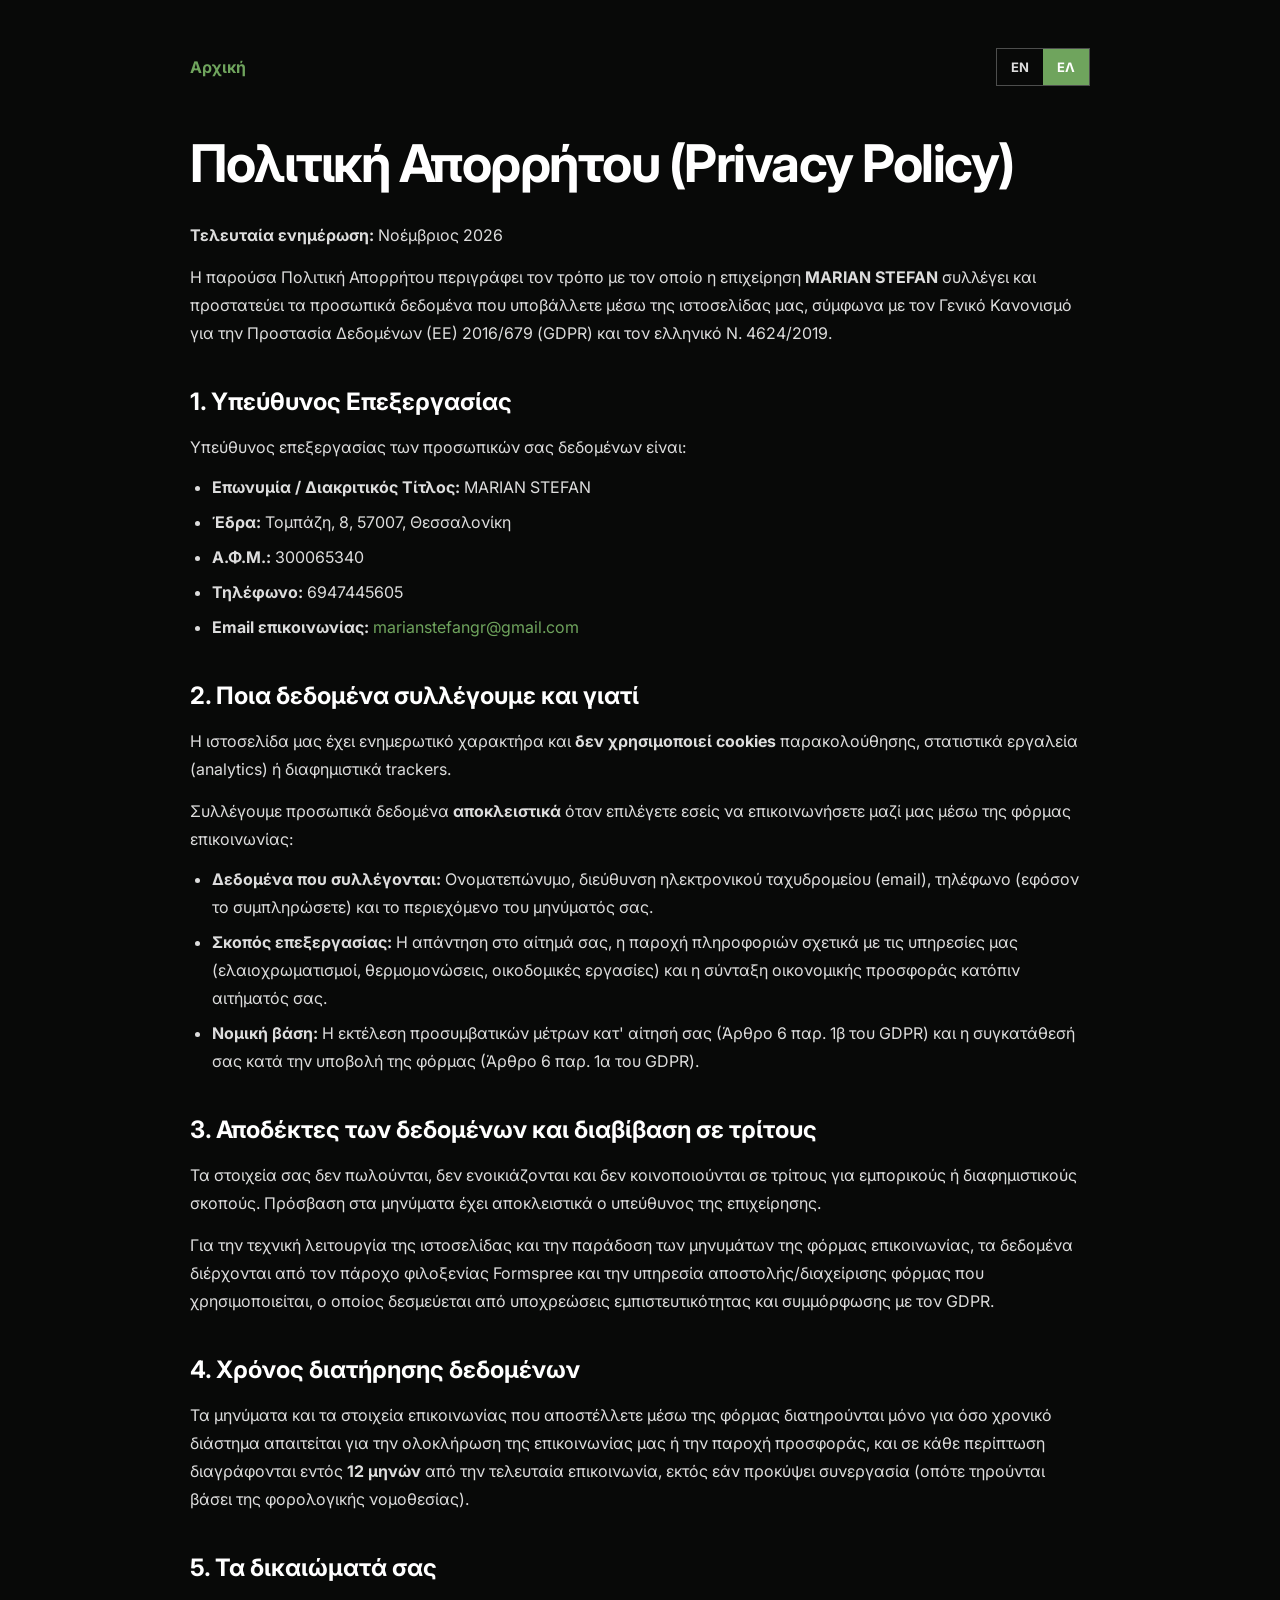
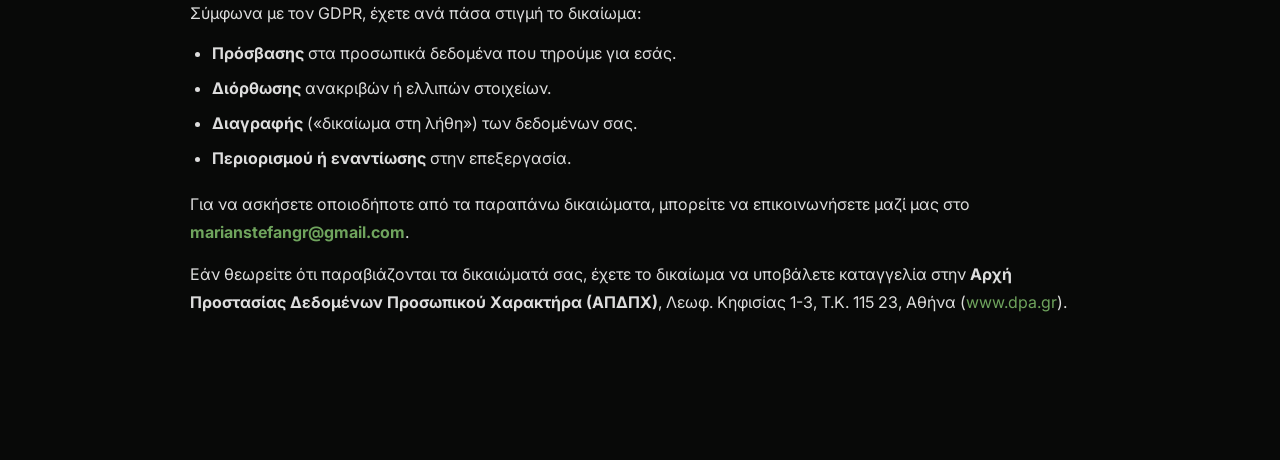
<file: privacypolicy.html>
<!DOCTYPE html>
<html lang="el">
<head>
    <meta charset="UTF-8">
    <meta name="viewport" content="width=device-width, initial-scale=1.0">
    <title>Πολιτική Απορρήτου / Privacy Policy - MARIAN STEFAN</title>
    <link rel="preconnect" href="https://fonts.googleapis.com">
    <link rel="preconnect" href="https://fonts.gstatic.com" crossorigin>
    <link href="https://fonts.googleapis.com/css2?family=Inter:wght@400;500;600;700;800&display=swap" rel="stylesheet">
    <link rel="stylesheet" href="style.css">
</head>
<body>
    <main class="policy-page">
        <div class="policy-top">
            <a class="policy-back" href="index.html" data-i18n="policyBack">Αρχική</a>
            <div class="lang-switch policy-language" role="group" aria-label="Γλώσσα">
                <button type="button" class="lang-button" data-lang="en" aria-pressed="false">EN</button>
                <button type="button" class="lang-button is-active" data-lang="el" aria-pressed="true">ΕΛ</button>
            </div>
        </div>

        <article class="policy-section" id="greek" lang="el">
            <h1>Πολιτική Απορρήτου (Privacy Policy)</h1>
            <p><strong>Τελευταία ενημέρωση:</strong> Νοέμβριος 2026</p>
            <p>Η παρούσα Πολιτική Απορρήτου περιγράφει τον τρόπο με τον οποίο η επιχείρηση <strong>MARIAN STEFAN</strong> συλλέγει και προστατεύει τα προσωπικά δεδομένα που υποβάλλετε μέσω της ιστοσελίδας μας, σύμφωνα με τον Γενικό Κανονισμό για την Προστασία Δεδομένων (ΕΕ) 2016/679 (GDPR) και τον ελληνικό Ν. 4624/2019.</p>

            <h2>1. Υπεύθυνος Επεξεργασίας</h2>
            <p>Υπεύθυνος επεξεργασίας των προσωπικών σας δεδομένων είναι:</p>
            <ul>
                <li><strong>Επωνυμία / Διακριτικός Τίτλος:</strong> MARIAN STEFAN</li>
                <li><strong>Έδρα:</strong> Τομπάζη, 8, 57007, Θεσσαλονίκη</li>
                <li><strong>Α.Φ.Μ.:</strong> 300065340</li>
                <li><strong>Τηλέφωνο:</strong> 6947445605</li>
                <li><strong>Email επικοινωνίας:</strong> <a href="mailto:marianstefangr@gmail.com">marianstefangr@gmail.com</a></li>
            </ul>

            <h2>2. Ποια δεδομένα συλλέγουμε και γιατί</h2>
            <p>Η ιστοσελίδα μας έχει ενημερωτικό χαρακτήρα και <strong>δεν χρησιμοποιεί cookies</strong> παρακολούθησης, στατιστικά εργαλεία (analytics) ή διαφημιστικά trackers.</p>
            <p>Συλλέγουμε προσωπικά δεδομένα <strong>αποκλειστικά</strong> όταν επιλέγετε εσείς να επικοινωνήσετε μαζί μας μέσω της φόρμας επικοινωνίας:</p>
            <ul>
                <li><strong>Δεδομένα που συλλέγονται:</strong> Ονοματεπώνυμο, διεύθυνση ηλεκτρονικού ταχυδρομείου (email), τηλέφωνο (εφόσον το συμπληρώσετε) και το περιεχόμενο του μηνύματός σας.</li>
                <li><strong>Σκοπός επεξεργασίας:</strong> Η απάντηση στο αίτημά σας, η παροχή πληροφοριών σχετικά με τις υπηρεσίες μας (ελαιοχρωματισμοί, θερμομονώσεις, οικοδομικές εργασίες) και η σύνταξη οικονομικής προσφοράς κατόπιν αιτήματός σας.</li>
                <li><strong>Νομική βάση:</strong> Η εκτέλεση προσυμβατικών μέτρων κατ' αίτησή σας (Άρθρο 6 παρ. 1β του GDPR) και η συγκατάθεσή σας κατά την υποβολή της φόρμας (Άρθρο 6 παρ. 1α του GDPR).</li>
            </ul>

            <h2>3. Αποδέκτες των δεδομένων και διαβίβαση σε τρίτους</h2>
            <p>Τα στοιχεία σας δεν πωλούνται, δεν ενοικιάζονται και δεν κοινοποιούνται σε τρίτους για εμπορικούς ή διαφημιστικούς σκοπούς. Πρόσβαση στα μηνύματα έχει αποκλειστικά ο υπεύθυνος της επιχείρησης.</p>
            <p>Για την τεχνική λειτουργία της ιστοσελίδας και την παράδοση των μηνυμάτων της φόρμας επικοινωνίας, τα δεδομένα διέρχονται από τον πάροχο φιλοξενίας Formspree και την υπηρεσία αποστολής/διαχείρισης φόρμας που χρησιμοποιείται, ο οποίος δεσμεύεται από υποχρεώσεις εμπιστευτικότητας και συμμόρφωσης με τον GDPR.</p>

            <h2>4. Χρόνος διατήρησης δεδομένων</h2>
            <p>Τα μηνύματα και τα στοιχεία επικοινωνίας που αποστέλλετε μέσω της φόρμας διατηρούνται μόνο για όσο χρονικό διάστημα απαιτείται για την ολοκλήρωση της επικοινωνίας μας ή την παροχή προσφοράς, και σε κάθε περίπτωση διαγράφονται εντός <strong>12 μηνών</strong> από την τελευταία επικοινωνία, εκτός εάν προκύψει συνεργασία (οπότε τηρούνται βάσει της φορολογικής νομοθεσίας).</p>

            <h2>5. Τα δικαιώματά σας</h2>
            <p>Σύμφωνα με τον GDPR, έχετε ανά πάσα στιγμή το δικαίωμα:</p>
            <ul>
                <li><strong>Πρόσβασης</strong> στα προσωπικά δεδομένα που τηρούμε για εσάς.</li>
                <li><strong>Διόρθωσης</strong> ανακριβών ή ελλιπών στοιχείων.</li>
                <li><strong>Διαγραφής</strong> («δικαίωμα στη λήθη») των δεδομένων σας.</li>
                <li><strong>Περιορισμού ή εναντίωσης</strong> στην επεξεργασία.</li>
            </ul>
            <p>Για να ασκήσετε οποιοδήποτε από τα παραπάνω δικαιώματα, μπορείτε να επικοινωνήσετε μαζί μας στο <a href="mailto:marianstefangr@gmail.com"><strong>marianstefangr@gmail.com</strong></a>.</p>
            <p>Εάν θεωρείτε ότι παραβιάζονται τα δικαιώματά σας, έχετε το δικαίωμα να υποβάλετε καταγγελία στην <strong>Αρχή Προστασίας Δεδομένων Προσωπικού Χαρακτήρα (ΑΠΔΠΧ)</strong>, Λεωφ. Κηφισίας 1-3, Τ.Κ. 115 23, Αθήνα (<a href="https://www.dpa.gr" target="_blank" rel="noopener">www.dpa.gr</a>).</p>
        </article>

        <article class="policy-section" id="english" lang="en" hidden>
            <h1>Privacy Policy</h1>
            <p><strong>Last updated:</strong> November 2026</p>
            <p>This Privacy Policy explains how <strong>MARIAN STEFAN</strong> collects and protects personal data you submit through our website, in accordance with the General Data Protection Regulation (EU) 2016/679 (GDPR) and Greek Law 4624/2019.</p>

            <h2>1. Data Controller</h2>
            <p>The controller of your personal data is:</p>
            <ul>
                <li><strong>Business Name / Trade Name:</strong> MARIAN STEFAN</li>
                <li><strong>Registered Address:</strong> 8 Tompazi Street, 57007 Thessaloniki, Greece</li>
                <li><strong>Tax Identification Number (AFM):</strong> 300065340</li>
                <li><strong>Phone:</strong> 6947445605</li>
                <li><strong>Contact Email:</strong> <a href="mailto:marianstefangr@gmail.com">marianstefangr@gmail.com</a></li>
            </ul>

            <h2>2. What Data We Collect and Why</h2>
            <p>Our website is informational and <strong>does not use tracking cookies, analytics tools, or advertising trackers</strong>.</p>
            <p>We collect personal data <strong>only</strong> when you choose to contact us through the contact form:</p>
            <ul>
                <li><strong>Data collected:</strong> Name, email address, phone number (if provided), and the content of your message.</li>
                <li><strong>Purpose:</strong> To respond to your request, provide information about our services (painting, thermal insulation, and construction work), and prepare a quotation at your request.</li>
                <li><strong>Legal basis:</strong> Taking steps at your request before entering a contract (Article 6(1)(b) GDPR) and your consent when submitting the form (Article 6(1)(a) GDPR).</li>
            </ul>

            <h2>3. Recipients and Transfers to Third Parties</h2>
            <p>Your data is not sold, rented, or disclosed to third parties for commercial or advertising purposes. Only the business owner has access to messages.</p>
            <p>For the website's technical operation and delivery of contact-form messages, data passes through the Formspree hosting provider and the form submission or management service used, both of which are subject to confidentiality and GDPR compliance obligations.</p>

            <h2>4. Data Retention</h2>
            <p>Messages and contact details submitted through the form are retained only for as long as needed to complete our communication or provide a quotation. They are deleted within <strong>12 months</strong> of the last communication, unless a business relationship is established (in which case records are retained according to tax law).</p>

            <h2>5. Your Rights</h2>
            <p>Under the GDPR, you have the right to:</p>
            <ul>
                <li>Access the personal data we hold about you.</li>
                <li>Correct inaccurate or incomplete data.</li>
                <li>Request deletion of your data (the right to be forgotten).</li>
                <li>Restrict or object to processing.</li>
            </ul>
            <p>To exercise any of these rights, contact us at <a href="mailto:marianstefangr@gmail.com"><strong>marianstefangr@gmail.com</strong></a>.</p>
            <p>If you believe your rights have been violated, you may lodge a complaint with the <strong>Hellenic Data Protection Authority (HDPA)</strong>, 1-3 Kifissias Avenue, 115 23 Athens, Greece (<a href="https://www.dpa.gr" target="_blank" rel="noopener">www.dpa.gr</a>).</p>
        </article>
    </main>
    <script src="script.js"></script>
</body>
</html>
</file>
<file: style.css>
* {
    margin: 0;
    padding: 0;
    box-sizing: border-box;
}

:root {
    --green: #6fa45d;
    --green-dark: #5b914d;
    --white: #ffffff;
}

html {
    scroll-behavior: smooth;
    scroll-padding-top: 100px;
}

html,
body {
    width: 100%;
    min-height: 100%;
    font-family: "Inter", sans-serif;
}

body {
    background: #080908;
    color: var(--white);
}

a {
    color: inherit;
    text-decoration: none;
}

.navbar {
    position: fixed;
    top: 0;
    left: 50%;
    transform: translateX(-50%);
    width: min(86%, 1320px);

    height: 100px;

    display: flex;
    align-items: center;
    justify-content: space-between;

    z-index: 20;
}

.logo {
    display: flex;
    align-items: center;
    gap: 10px;
}

.logo-icon {
    width: 48px;
    height: 48px;

    display: grid;
    place-items: center;

    border: 3px solid white;
    border-radius: 50%;

    background: #111;
    color: var(--green);

    font-size: 27px;
    font-weight: 800;
}

.logo-text {
    display: flex;
    flex-direction: column;
}

.logo-text strong {
    font-size: 20px;
    line-height: 1;
    letter-spacing: -0.5px;
    white-space: nowrap;
}

.logo-text strong::first-letter {
    color: white;
}

.logo-text span {
    margin-top: 4px;

    font-size: 7px;
    font-weight: 700;
    letter-spacing: .3px;
    color: #ddd;
}

.nav-actions {
    display: flex;
    align-items: center;
    gap: 28px;
}

.nav-links {
    display: flex;
    align-items: center;
    gap: 42px;

    font-size: 16px;
    font-weight: 600;
}

.lang-switch {
    display: flex;
    overflow: hidden;
    border: 1px solid rgba(255, 255, 255, .28);
}

.lang-button {
    min-width: 46px;
    padding: 10px 12px;
    border: 0;
    background: transparent;
    color: #ddd;
    font: inherit;
    font-size: 13px;
    font-weight: 700;
    letter-spacing: .4px;
    cursor: pointer;
}

.lang-button.is-active {
    background: var(--green);
    color: var(--white);
}

.lang-button:hover:not(.is-active) {
    color: var(--white);
    background: rgba(255, 255, 255, .08);
}

.nav-links a {
    transition: color .2s ease;
}

.nav-links a:hover {
    color: var(--green);
}

.nav-quote {
    padding: 22px 30px;
    border: 0;
    background: var(--green);
    color: var(--white);
    font: inherit;
    font-weight: 600;
    cursor: pointer;
}

.nav-quote:hover {
    background: var(--green-dark);
    color: white !important;
}

.menu-button {
    display: none;

    width: 42px;
    height: 42px;

    border: 0;
    background: transparent;

    flex-direction: column;
    justify-content: center;
    gap: 6px;

    cursor: pointer;
}

.menu-button span {
    display: block;
    width: 26px;
    height: 2px;
    background: white;
}

.hero {
    position: relative;

    min-height: 100vh;
    overflow: hidden;

    display: flex;
    align-items: center;
    justify-content: center;

    background:
        url("hero-bg.webp") center / cover no-repeat;
}

.hero-overlay {
    position: absolute;
    inset: 0;

    background:
        linear-gradient(
            90deg,
            rgba(0, 0, 0, .65),
            rgba(0, 0, 0, .2),
            rgba(0, 0, 0, .65)
        );

    pointer-events: none;
}

.hero-content {
    position: relative;
    z-index: 2;

    width: min(900px, 90%);

    margin-top: 55px;

    text-align: center;
}

.hero h1 {
    max-width: 850px;
    margin: 0 auto;

    font-size: clamp(42px, 5.2vw, 76px);
    line-height: 1.14;
    letter-spacing: -3px;
    font-weight: 800;
}

.hero h1 span {
    color: var(--green);
}

.hero p {
    max-width: 770px;

    margin: 28px auto 0;

    color: #e4e4e4;

    font-size: 17px;
    line-height: 1.7;
    font-weight: 500;
}

.hero-buttons {
    margin-top: 45px;

    display: flex;
    justify-content: center;
    gap: 30px;
}

.button {
    min-width: 195px;
    padding: 20px 30px;

    display: flex;
    justify-content: center;
    align-items: center;

    border: 0;
    color: inherit;
    font-family: inherit;
    font-size: 16px;
    font-weight: 700;
    cursor: pointer;

    transition:
        background .2s ease,
        color .2s ease,
        transform .2s ease;
}

.button:hover {
    transform: translateY(-2px);
}

.primary {
    background: var(--green);
}

.primary:hover {
    background: var(--green-dark);
}

.secondary {
    border: 2px solid rgba(255, 255, 255, .65);
    background: rgba(0, 0, 0, .1);
}

.secondary:hover {
    background: white;
    color: black;
}

.hero-bottom {
    position: absolute;
    bottom: 45px;

    left: 0;
    right: 0;

    text-align: center;

    color: #999;
    font-size: 15px;
    font-weight: 500;

    z-index: 2;
}

.section {
    padding: 120px 0 110px;
}

.section-inner {
    width: min(86%, 1320px);
    margin: 0 auto;
}

.section-label {
    color: var(--green);
    font-size: 13px;
    font-weight: 700;
    letter-spacing: 2px;
    text-transform: uppercase;
}

.section h2 {
    margin-top: 10px;
    font-size: clamp(36px, 4vw, 56px);
    letter-spacing: -2px;
    font-weight: 800;
}

.section-intro {
    max-width: 640px;
    margin-top: 18px;
    color: #cfcfcf;
    font-size: 17px;
    line-height: 1.7;
    font-weight: 500;
}

.gallery {
    background: #0d0e0d;
}

.gallery .section-inner {
    text-align: center;
}

.gallery .section-intro {
    margin-left: auto;
    margin-right: auto;
}

.gallery-carousel {
    position: relative;
    max-width: 980px;
    margin: 48px auto 0;
}

.gallery-stage {
    position: relative;
    height: 520px;
    overflow: hidden;
}

.gallery-slide {
    position: absolute;
    top: 50%;
    left: 50%;
    width: min(70%, 680px);
    aspect-ratio: 16 / 10;
    overflow: hidden;
    background: #161816;
    transform: translate(-50%, -50%) scale(.7);
    opacity: 0;
    pointer-events: none;
    z-index: 1;
    transition:
        transform .45s ease,
        opacity .45s ease;
}

.gallery-slide.is-prev,
.gallery-slide.is-next {
    opacity: .38;
    pointer-events: auto;
    z-index: 2;
}

.gallery-slide.is-prev {
    transform: translate(calc(-50% - 38%), -50%) scale(.72);
}

.gallery-slide.is-next {
    transform: translate(calc(-50% + 38%), -50%) scale(.72);
}

.gallery-slide.is-active {
    transform: translate(-50%, -50%) scale(1);
    opacity: 1;
    pointer-events: auto;
    z-index: 3;
    box-shadow: 0 24px 60px rgba(0, 0, 0, .45);
}

.gallery-slide img {
    width: 100%;
    height: 100%;
    object-fit: cover;
    display: block;
}

.gallery-caption {
    position: absolute;
    left: 0;
    right: 0;
    bottom: 0;
    padding: 18px 20px;
    background: linear-gradient(transparent, rgba(0, 0, 0, .78));
    color: #fff;
    font-size: 15px;
    font-weight: 600;
    text-align: left;
}

.gallery-arrow {
    position: absolute;
    top: 50%;
    z-index: 4;
    width: 48px;
    height: 48px;
    border: 1px solid rgba(255, 255, 255, .18);
    background: rgba(8, 9, 8, .82);
    color: #fff;
    font-size: 32px;
    line-height: 1;
    cursor: pointer;
    transform: translateY(-50%);
}

.gallery-prev {
    left: 0;
}

.gallery-next {
    right: 0;
}

.gallery-arrow:hover {
    background: var(--green);
    border-color: var(--green);
}

.gallery-dots {
    display: flex;
    justify-content: center;
    gap: 10px;
    margin-top: 22px;
}

.gallery-dots button {
    width: 9px;
    height: 9px;
    padding: 0;
    border: 0;
    border-radius: 50%;
    background: rgba(255, 255, 255, .28);
    cursor: pointer;
}

.gallery-dots button.is-active {
    background: var(--green);
    transform: scale(1.2);
}

.services {
    background: #080908;
}

.services-grid {
    margin-top: 48px;
    display: grid;
    grid-template-columns: repeat(2, 1fr);
    gap: 28px;
    align-items: stretch;
}

.service-card {
    display: flex;
    flex-direction: column;
    overflow: hidden;
    border: 1px solid rgba(255, 255, 255, .08);
    background: #111311;
}

.service-photo {
    height: 180px;
    overflow: hidden;
    background: #161816;
}

.service-photo img {
    width: 100%;
    height: 100%;
    object-fit: cover;
    display: block;
}

.service-body {
    display: flex;
    flex-direction: column;
    flex: 1;
    padding: 26px 24px 28px;
}

.service-card h3 {
    margin-bottom: 8px;
    color: var(--green);
    font-size: 22px;
    letter-spacing: -0.5px;
}

.service-scope {
    margin-bottom: 12px;
    color: #9a9a9a;
    font-size: 13px;
    font-weight: 600;
    letter-spacing: .2px;
}

.service-card p {
    color: #d4d4d4;
    font-size: 15px;
    line-height: 1.7;
    font-weight: 500;
}

.service-includes {
    margin-top: 18px;
    margin-bottom: 10px;
    color: #fff;
    font-size: 12px;
    font-weight: 700;
    letter-spacing: 1.4px;
    text-transform: uppercase;
}

.service-card ul {
    margin: 0;
    padding: 0;
    list-style: none;
}

.service-card li {
    position: relative;
    padding: 7px 0 7px 16px;
    color: #d4d4d4;
    font-size: 14px;
    line-height: 1.5;
    font-weight: 500;
    border-top: 1px solid rgba(255, 255, 255, .06);
}

.service-card li::before {
    content: "";
    position: absolute;
    left: 0;
    top: 14px;
    width: 6px;
    height: 6px;
    background: var(--green);
}

.visit-banner {
    display: flex;
    align-items: center;
    justify-content: space-between;
    gap: 28px;
    margin-top: 36px;
    padding: 28px 32px;
    border: 1px solid rgba(111, 164, 93, .35);
    background: #111311;
}

.visit-banner .visit-label {
    margin-bottom: 8px;
    color: var(--green);
    font-size: 13px;
    font-weight: 700;
    letter-spacing: 1.6px;
    text-transform: uppercase;
}

.visit-banner p {
    max-width: 620px;
    color: #d4d4d4;
    font-size: 16px;
    line-height: 1.6;
    font-weight: 500;
}

.quote-modal {
    position: fixed;
    inset: 0;
    z-index: 40;
    display: grid;
    place-items: center;
    padding: 20px;
}

.quote-modal[hidden] {
    display: none;
}

.quote-backdrop {
    position: absolute;
    inset: 0;
    background: rgba(0, 0, 0, .72);
}

.quote-dialog {
    position: relative;
    width: min(100%, 460px);
    padding: 36px 32px 32px;
    background: #121412;
    border: 1px solid rgba(255, 255, 255, .08);
}

.quote-close {
    position: absolute;
    top: 12px;
    right: 14px;
    border: 0;
    background: transparent;
    color: #fff;
    font-size: 32px;
    line-height: 1;
    cursor: pointer;
}

.quote-dialog h2 {
    font-size: 32px;
    letter-spacing: -1px;
}

.quote-dialog > p {
    margin-top: 10px;
    color: #cfcfcf;
    font-size: 15px;
    line-height: 1.6;
}

.quote-form {
    margin-top: 28px;
    display: flex;
    flex-direction: column;
    gap: 16px;
}

.quote-form label {
    display: flex;
    flex-direction: column;
    gap: 8px;
    font-size: 13px;
    font-weight: 600;
}

.quote-form input {
    width: 100%;
    padding: 14px 14px;
    border: 1px solid rgba(255, 255, 255, .14);
    background: #0b0c0b;
    color: #fff;
    font: inherit;
    font-size: 16px;
}

.quote-form input:focus {
    outline: 2px solid var(--green);
    outline-offset: 1px;
}

.quote-form .privacy-consent {
    flex-direction: row;
    align-items: flex-start;
    gap: 10px;
    color: #cfcfcf;
    font-size: 13px;
    font-weight: 400;
    line-height: 1.55;
}

.quote-form .privacy-consent input {
    width: 18px;
    height: 18px;
    margin-top: 2px;
    flex: 0 0 18px;
    accent-color: var(--green);
}

.privacy-consent a,
.site-footer a {
    color: var(--green);
    text-decoration: underline;
    text-underline-offset: 3px;
}

.quote-form .button {
    width: 100%;
    margin-top: 8px;
}

.site-footer {
    position: relative;
    z-index: 5;
    width: min(86%, 1320px);
    margin: 0 auto;
    padding: 24px 0 30px;
    border-top: 1px solid rgba(255, 255, 255, .10);
    display: flex;
    align-items: center;
    justify-content: space-between;
    gap: 20px;
    color: #bdbdbd;
    font-size: 13px;
}

.quote-success {
    margin-top: 22px;
    color: var(--green);
    font-size: 15px;
    font-weight: 600;
    line-height: 1.6;
}

body.quote-open {
    overflow: hidden;
}

.policy-page {
    width: min(86%, 900px);
    margin: 0 auto;
    padding: 48px 0 80px;
}

.policy-top {
    display: flex;
    align-items: center;
    justify-content: space-between;
    margin-bottom: 32px;
}

.policy-back {
    color: var(--green);
    font-weight: 700;
}

.policy-language {
    display: flex;
    gap: 0;
}

.policy-section {
    margin-bottom: 64px;
    color: #dddddd;
    line-height: 1.75;
}

.policy-section h1 {
    margin-bottom: 12px;
    color: #fff;
    font-size: clamp(34px, 6vw, 52px);
    letter-spacing: -1.5px;
}

.policy-section h2 {
    margin: 34px 0 10px;
    color: #fff;
    font-size: 24px;
}

.policy-section p + p {
    margin-top: 14px;
}

.policy-section ul {
    margin: 12px 0 18px 22px;
}

.policy-section li {
    margin: 7px 0;
}

.policy-section a {
    color: var(--green);
}


/* Mobile */

@media (max-width: 800px) {

    .navbar {
        width: 90%;
        height: 85px;
    }

    .logo-icon {
        width: 40px;
        height: 40px;
        font-size: 22px;
    }

    .logo-text strong {
        font-size: 17px;
    }

    .logo-text span {
        font-size: 6px;
    }

    .nav-actions {
        gap: 12px;
    }

    .nav-links {
        position: absolute;

        top: 75px;
        left: 0;
        right: 0;

        display: none;
        flex-direction: column;

        gap: 0;

        background: rgba(8, 9, 8, .97);

        border: 1px solid rgba(255, 255, 255, .08);
    }

    .nav-links.active {
        display: flex;
    }

    .nav-links a,
    .nav-links .nav-quote {
        width: 100%;
        padding: 18px 20px;
        text-align: center;
    }

    .menu-button {
        display: flex;
    }

    .hero {
        min-height: 100svh;
    }

    .hero-content {
        margin-top: 30px;
    }

    .hero h1 {
        font-size: clamp(37px, 10vw, 55px);
        line-height: 1.12;
        letter-spacing: -1.8px;
    }

    .hero p {
        margin-top: 22px;

        font-size: 14px;
        line-height: 1.65;
    }

    .hero-buttons {
        margin-top: 32px;

        flex-direction: column;
        align-items: center;

        gap: 14px;
    }

    .button {
        width: min(100%, 300px);
        padding: 18px 25px;
    }

    .hero-bottom {
        bottom: 22px;

        padding: 0 20px;

        font-size: 12px;
    }

    .section {
        padding: 90px 0 80px;
    }

    .section h2 {
        font-size: 36px;
        letter-spacing: -1.2px;
    }

    .gallery-stage {
        height: 280px;
    }

    .gallery-slide {
        width: 86%;
    }

    .gallery-slide.is-prev,
    .gallery-slide.is-next {
        opacity: 0;
        pointer-events: none;
    }

    .gallery-arrow {
        width: 40px;
        height: 40px;
        font-size: 28px;
    }

    .services-grid {
        grid-template-columns: 1fr;
    }

    .visit-banner {
        flex-direction: column;
        align-items: flex-start;
        padding: 24px 20px;
        gap: 20px;
    }

    .visit-banner .button {
        width: 100%;
    }

    .quote-dialog {
        padding: 28px 22px 24px;
    }

    .site-footer {
        width: 90%;
        flex-direction: column;
        align-items: flex-start;
    }

    .policy-page {
        width: 90%;
        padding-top: 28px;
    }

    .policy-section h2 {
        font-size: 21px;
    }
}

@media (max-width: 400px) {

    .hero h1 {
        font-size: 35px;
    }

    .hero p {
        font-size: 13px;
    }

    .logo-text strong {
        font-size: 16px;
    }
}
</file>
